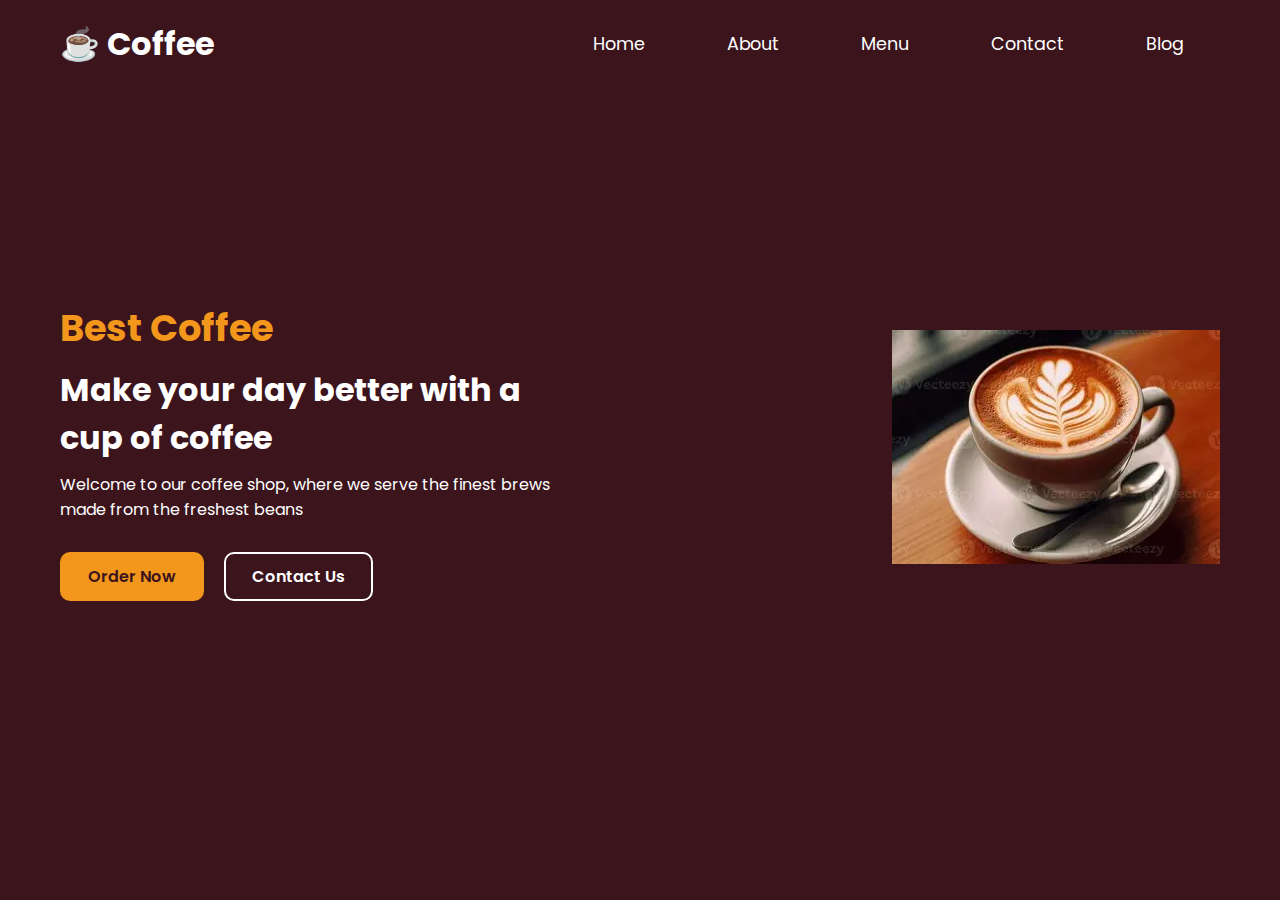
<file: index.html>
<!DOCTYPE html>
<html lang="en">
<head>
    <meta charset="UTF-8">
    <meta name="viewport" content="width=device-width, initial-scale=1.0">
    <title>Coffee</title>

    <link rel="stylesheet" href="https://cdnjs.cloudflare.com/ajax/libs/font-awesome/6.4.0/css/all.min.css"/>
    <link rel="stylesheet" href="style.css">
</head>


<body>

<header>
    <nav class="navbar section-content">
        <a href="#" class="nav-logo">
            <h2 class="logo-text">☕ Coffee</h2>
        </a>  

        <!-- Menu Button -->
        <button id="menu-open-button" aria-label="Open Menu">
            <i class="fas fa-bars"></i>
        </button>

        <ul class="nav-menu">
            <li class="nav-item"><a class="nav-link" href="#">Home</a></li>
            <li class="nav-item"><a class="nav-link" href="about.html">About</a></li>
            <li class="nav-item"><a class="nav-link" href="menu.html">Menu</a></li>
            <li class="nav-item"><a class="nav-link" href="contact.html">Contact</a></li>
            <li class="nav-item"><a class="nav-link" href="https://hadi782387.github.io/yaseen-portfolio/?utm_source=ig&utm_medium=social&utm_content=link_in_bio&fbclid=PAb21jcAPcOBNleHRuA2FlbQIxMQBzcnRjBmFwcF9pZA81NjcwNjczNDMzNTI0MjcAAaf-vJ4E5sxfBc5Lto7fM6f8p-51UuI3CpX5omJUBVNXGZN_MAScpvygAwDcdA_aem_65NlRcGYNWj9EfTfFp08mw">Blog</a></li>

        </ul>
    </nav>
</header>

<main>
    <section class="hero-section">
        <div class="section-content">
            <div class="hero-details">
                <h2 class="title">Best Coffee</h2>
                <h3 class="sub-title">Make your day better with a cup of coffee</h3>

                <p class="description">
                    Welcome to our coffee shop, where we serve the finest brews made from the freshest beans
                </p>

                <div class="buttons">
                    <a href="menu.html" class="button order-now">Order Now</a>
                    <a href="contact.html" class="button contact-us">Contact Us</a>
                </div>
            </div>

            <div class="hero-image-wrapper">
                <img src="images/coffeee.webp" alt="Coffee cup" class="hero-image">
            </div>
        </div>
    </section>
</main>

<script src="script.js"></script>
</body>
</html>
</file>
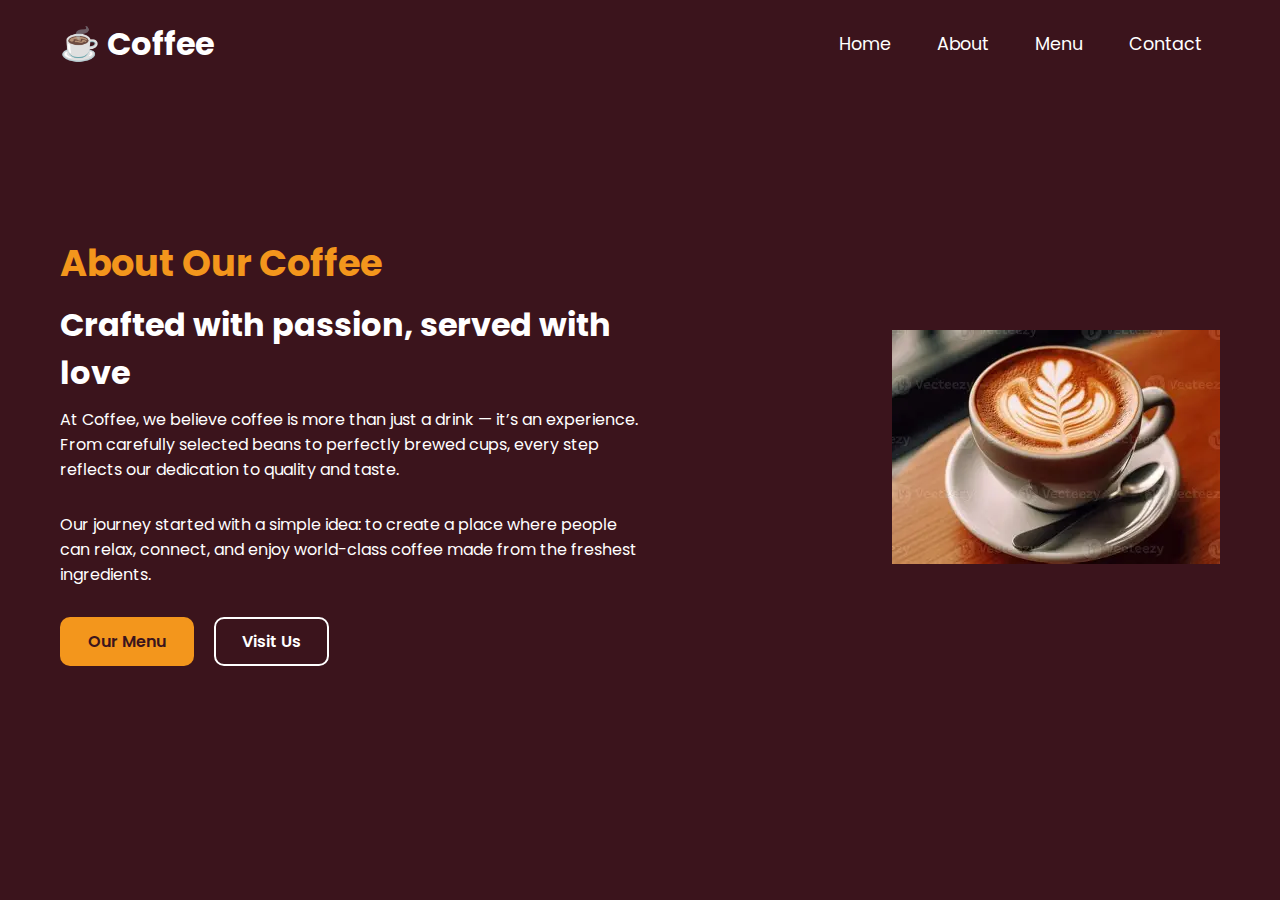
<file: about.html>
<!DOCTYPE html>
<html lang="en">
<head>
    <meta charset="UTF-8">
    <meta name="viewport" content="width=device-width, initial-scale=1.0">
    <title>About Us | Coffee</title>

    <!-- Font Awesome -->
    <link rel="stylesheet" href="https://cdnjs.cloudflare.com/ajax/libs/font-awesome/6.4.0/css/all.min.css"/>

    <!-- CSS -->
    <link rel="stylesheet" href="style.css">
</head>
<body>

<header>
    <nav class="navbar section-content">
        <a href="index.html" class="nav-logo">
            <h2 class="logo-text">☕ Coffee</h2>
        </a>

        <button id="menu-open-button" aria-label="Open Menu">
            <i class="fas fa-bars"></i>
        </button>

        <ul class="nav-menu" id="nav-menu">
            <button id="menu-close-button" aria-label="Close Menu">
                <i class="fas fa-times"></i>
            </button>

            <li><a class="nav-link" href="index.html">Home</a></li>
            <li><a class="nav-link" href="about.html">About</a></li>
            <li><a class="nav-link" href="menu.html">Menu</a></li>
            <li><a class="nav-link" href="contact.html">Contact</a></li>
        </ul>
    </nav>
</header>

<main>
    <!-- ABOUT SECTION -->
    <section class="hero-section">
        <div class="section-content">
            <div class="hero-details">
                <h2 class="title">About Our Coffee</h2>

                <h3 class="sub-title">
                    Crafted with passion, served with love
                </h3>

                <p class="description">
                    At Coffee, we believe coffee is more than just a drink — it’s an experience.
                    From carefully selected beans to perfectly brewed cups, every step reflects
                    our dedication to quality and taste.
                </p>

                <p class="description">
                    Our journey started with a simple idea: to create a place where people can
                    relax, connect, and enjoy world-class coffee made from the freshest ingredients.
                </p>

                <div class="buttons">
                    <a href="menu.html" class="button order-now">Our Menu</a>
                    <a href="contact.html" class="button contact-us">Visit Us</a>
                </div>
            </div>

            <div class="hero-image-wrapper">
                <img src="/images/coffeee.webp" alt="About Coffee" class="hero-image">
            </div>
        </div>
    </section>
</main>

<script src="script.js"></script>
</body>
</html>
</file>
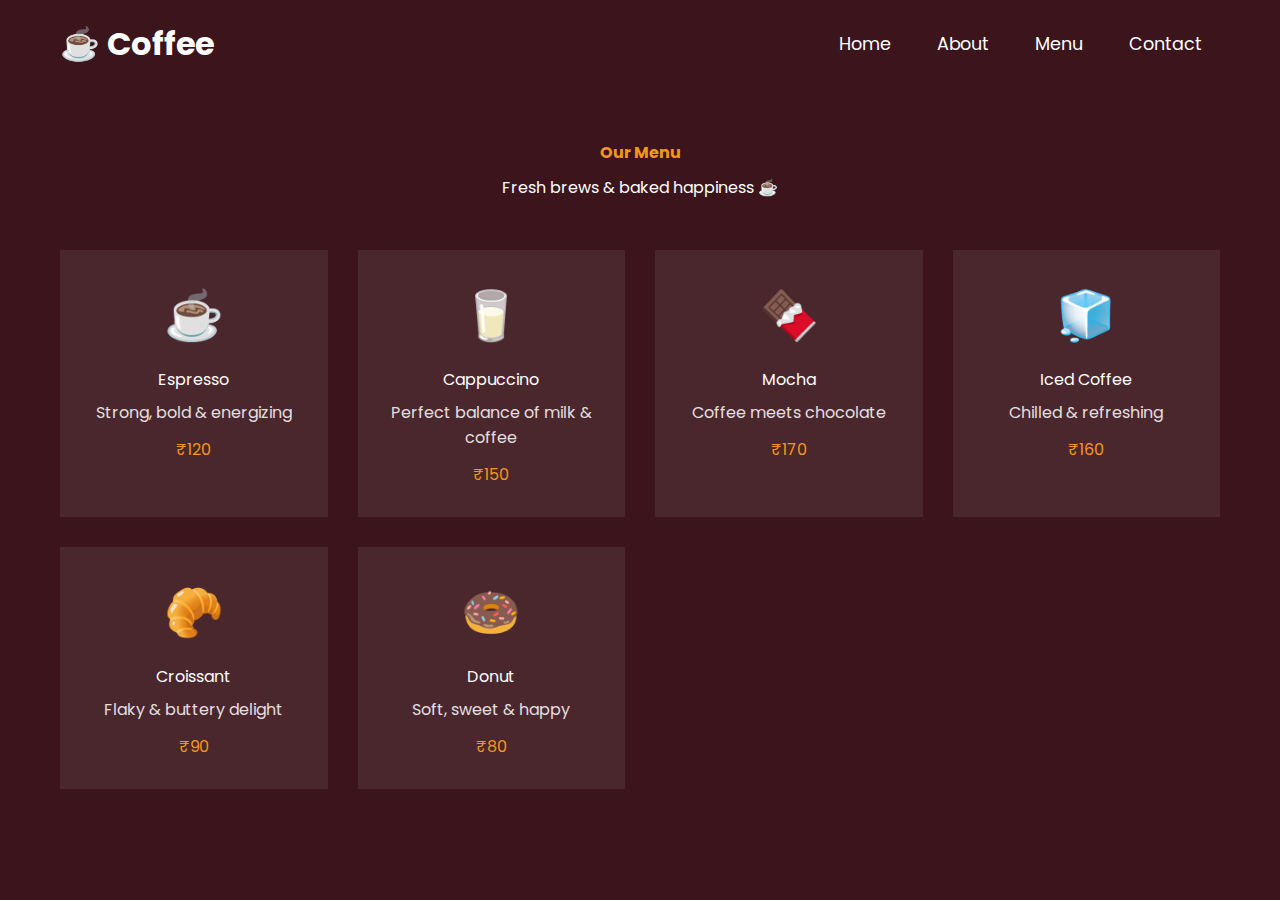
<file: menu.html>
<!DOCTYPE html>
<html lang="en">
<head>
    <meta charset="UTF-8">
    <meta name="viewport" content="width=device-width, initial-scale=1.0">
    <title>Menu | Coffee</title>

    <!-- Font Awesome -->
    <link rel="stylesheet" href="https://cdnjs.cloudflare.com/ajax/libs/font-awesome/6.4.0/css/all.min.css"/>

    <!-- Main CSS -->
    <link rel="stylesheet" href="style.css">

    <!-- Extra Menu Styles -->
    <style>
        .menu-section {
            min-height: 100vh;
            background: var(--primary-color);
            padding-top: 120px;
            color: var(--white);
        }

        .menu-title {
            text-align: center;
            font-size: var(--font-size--xxl);
            color: var(--secondary-color);
            margin-bottom: 10px;
        }

        .menu-subtitle {
            text-align: center;
            font-size: var(--font-size--l);
            margin-bottom: 50px;
        }

        .menu-grid {
            display: grid;
            grid-template-columns: repeat(auto-fit, minmax(250px, 1fr));
            gap: 30px;
        }

        .menu-card {
            background: rgba(255, 255, 255, 0.08);
            padding: 30px;
            border-radius: var(--border-radius--large);
            text-align: center;
            transition: 0.3s ease;
        }

        .menu-card:hover {
            transform: translateY(-8px);
            background: rgba(255, 255, 255, 0.15);
        }

        .menu-emoji {
            font-size: 3rem;
            margin-bottom: 15px;
        }

        .menu-name {
            font-size: var(--font-size--l);
            font-weight: var(--font-weight--semi-bold);
            margin-bottom: 8px;
        }

        .menu-desc {
            font-size: var(--font-size--m);
            opacity: 0.85;
            margin-bottom: 12px;
        }

        .menu-price {
            font-size: var(--font-size--m);
            color: var(--secondary-color);
            font-weight: var(--font-weight--bold);
        }
    </style>
</head>
<body>

<header>
    <nav class="navbar section-content">
        <a href="index.html" class="nav-logo">
            <h2 class="logo-text">☕ Coffee</h2>
        </a>

        <button id="menu-open-button" aria-label="Open Menu">
            <i class="fas fa-bars"></i>
        </button>

        <ul class="nav-menu" id="nav-menu">
            <button id="menu-close-button" aria-label="Close Menu">
                <i class="fas fa-times"></i>
            </button>

            <li><a class="nav-link" href="index.html">Home</a></li>
            <li><a class="nav-link" href="about.html">About</a></li>
            <li><a class="nav-link active" href="menu.html">Menu</a></li>
            <li><a class="nav-link" href="#">Contact</a></li>
        </ul>
    </nav>
</header>

<main>
    <section class="menu-section">
        <div class="section-content">

            <h2 class="menu-title">Our Menu</h2>
            <p class="menu-subtitle">Fresh brews & baked happiness ☕</p>

            <div class="menu-grid">

                <div class="menu-card">
                    <div class="menu-emoji">☕</div>
                    <h3 class="menu-name">Espresso</h3>
                    <p class="menu-desc">Strong, bold & energizing</p>
                    <p class="menu-price">₹120</p>
                </div>

                <div class="menu-card">
                    <div class="menu-emoji">🥛</div>
                    <h3 class="menu-name">Cappuccino</h3>
                    <p class="menu-desc">Perfect balance of milk & coffee</p>
                    <p class="menu-price">₹150</p>
                </div>

                <div class="menu-card">
                    <div class="menu-emoji">🍫</div>
                    <h3 class="menu-name">Mocha</h3>
                    <p class="menu-desc">Coffee meets chocolate</p>
                    <p class="menu-price">₹170</p>
                </div>

                <div class="menu-card">
                    <div class="menu-emoji">🧊</div>
                    <h3 class="menu-name">Iced Coffee</h3>
                    <p class="menu-desc">Chilled & refreshing</p>
                    <p class="menu-price">₹160</p>
                </div>

                <div class="menu-card">
                    <div class="menu-emoji">🥐</div>
                    <h3 class="menu-name">Croissant</h3>
                    <p class="menu-desc">Flaky & buttery delight</p>
                    <p class="menu-price">₹90</p>
                </div>

                <div class="menu-card">
                    <div class="menu-emoji">🍩</div>
                    <h3 class="menu-name">Donut</h3>
                    <p class="menu-desc">Soft, sweet & happy</p>
                    <p class="menu-price">₹80</p>
                </div>

            </div>

        </div>
    </section>
</main>

<script src="script.js"></script>
</body>
</html>
</file>
<file: style.css>
@import url('https://fonts.googleapis.com/css2?family=Poppins:wght@300;400;500;600;700&display=swap');

* {
    margin: 0;
    padding: 0;
    box-sizing: border-box;
    font-family: 'Poppins', sans-serif;
}

:root {
    --white: #fff;
    --dark-color: #252525;
    --primary-color: #3b141c;
    --secondary-color: #f3961c;
    --light-pink-color: #faf4f5;

    --font-size-s: 0.9rem;
    --font-size-m: 1.1rem;
    --font-size-l: 1.5rem;
    --font-size-xl: 2rem;
    --font-size-xxl: 2.3rem;

    --radius-m: 10px;
    --max-width: 1200px;
}

ul { list-style: none; }
a { text-decoration: none; }

.section-content {
    max-width: var(--max-width);
    margin: auto;
    padding: 20px;
}

/* ===== NAVBAR ===== */
header {
    position: fixed;
    width: 100%;
    background: var(--primary-color);
    z-index: 100;
}

.navbar {
    display: flex;
    align-items: center;
    justify-content: space-between;
}

.logo-text {
    color: var(--white);
    font-size: var(--font-size-xl);
}

.nav-menu {
    display: flex;
    gap: 10px;
}

.nav-item, .nav-link {
    padding: 10px 18px;
    color: var(--white);
    font-size: var(--font-size-m);
    border-radius: var(--radius-m);
    transition: 0.3s;
}

.nav-item:hover {
    background: var(--light-pink-color);
    color: var(--primary-color);
}

#menu-open-button,
#menu-close-button {
    display: none;
    font-size: 1.5rem;
    color: var(--white);
    background: none;
    border: none;
    cursor: pointer;
}

/* ===== HERO ===== */
.hero-section {
    min-height: 100vh;
    background: var(--primary-color);
}

.hero-section .section-content {
    min-height: 100vh;
    display: flex;
    align-items: center;
    justify-content: space-between;
    color: var(--white);
}

.title {
    font-size: var(--font-size-xxl);
    color: var(--secondary-color);
}

.sub-title {
    font-size: var(--font-size-xl);
    margin: 10px 0;
    max-width: 70%;
}

.description {
    max-width: 70%;
    margin-bottom: 30px;
}

.buttons {
    display: flex;
    gap: 20px;
}

.button {
    padding: 10px 26px;
    border-radius: var(--radius-m);
    border: 2px solid transparent;
    font-weight: 600;
    transition: 0.3s;
}

.order-now {
    background: var(--secondary-color);
    color: var(--primary-color);
}

.order-now:hover {
    background: transparent;
    color: var(--white);
    border-color: var(--white);
}

.contact-us {
    background: transparent;
    color: var(--white);
    border-color: var(--white);
}

.contact-us:hover {
    background: var(--secondary-color);
    color: var(--primary-color);
    border-color: var(--secondary-color);
}

.hero-image-wrapper {
    max-width: 450px;
}

/* ===== MOBILE ===== */
@media (max-width: 900px) {

    #menu-open-button {
        display: block;
    }

    .nav-menu {
        position: fixed;
        top: 0;
        left: 0;
        width: 260px;
        height: 100%;
        background: var(--white);
        flex-direction: column;
        padding-top: 80px;
        transform: translateX(-100%);
        transition: 0.3s;
    }

    .nav-menu.active {
        transform: translateX(0);
    }

    .nav-link {
        color: var(--dark-color);
        font-size: var(--font-size-l);
    }

    #menu-close-button {
        display: block;
        position: absolute;
        top: 20px;
        right: 20px;
        color: var(--dark-color);
    }

    .hero-section .section-content {
        flex-direction: column;
        text-align: center;
    }

    .sub-title,
    .description {
        max-width: 100%;
    }
}
</file>
